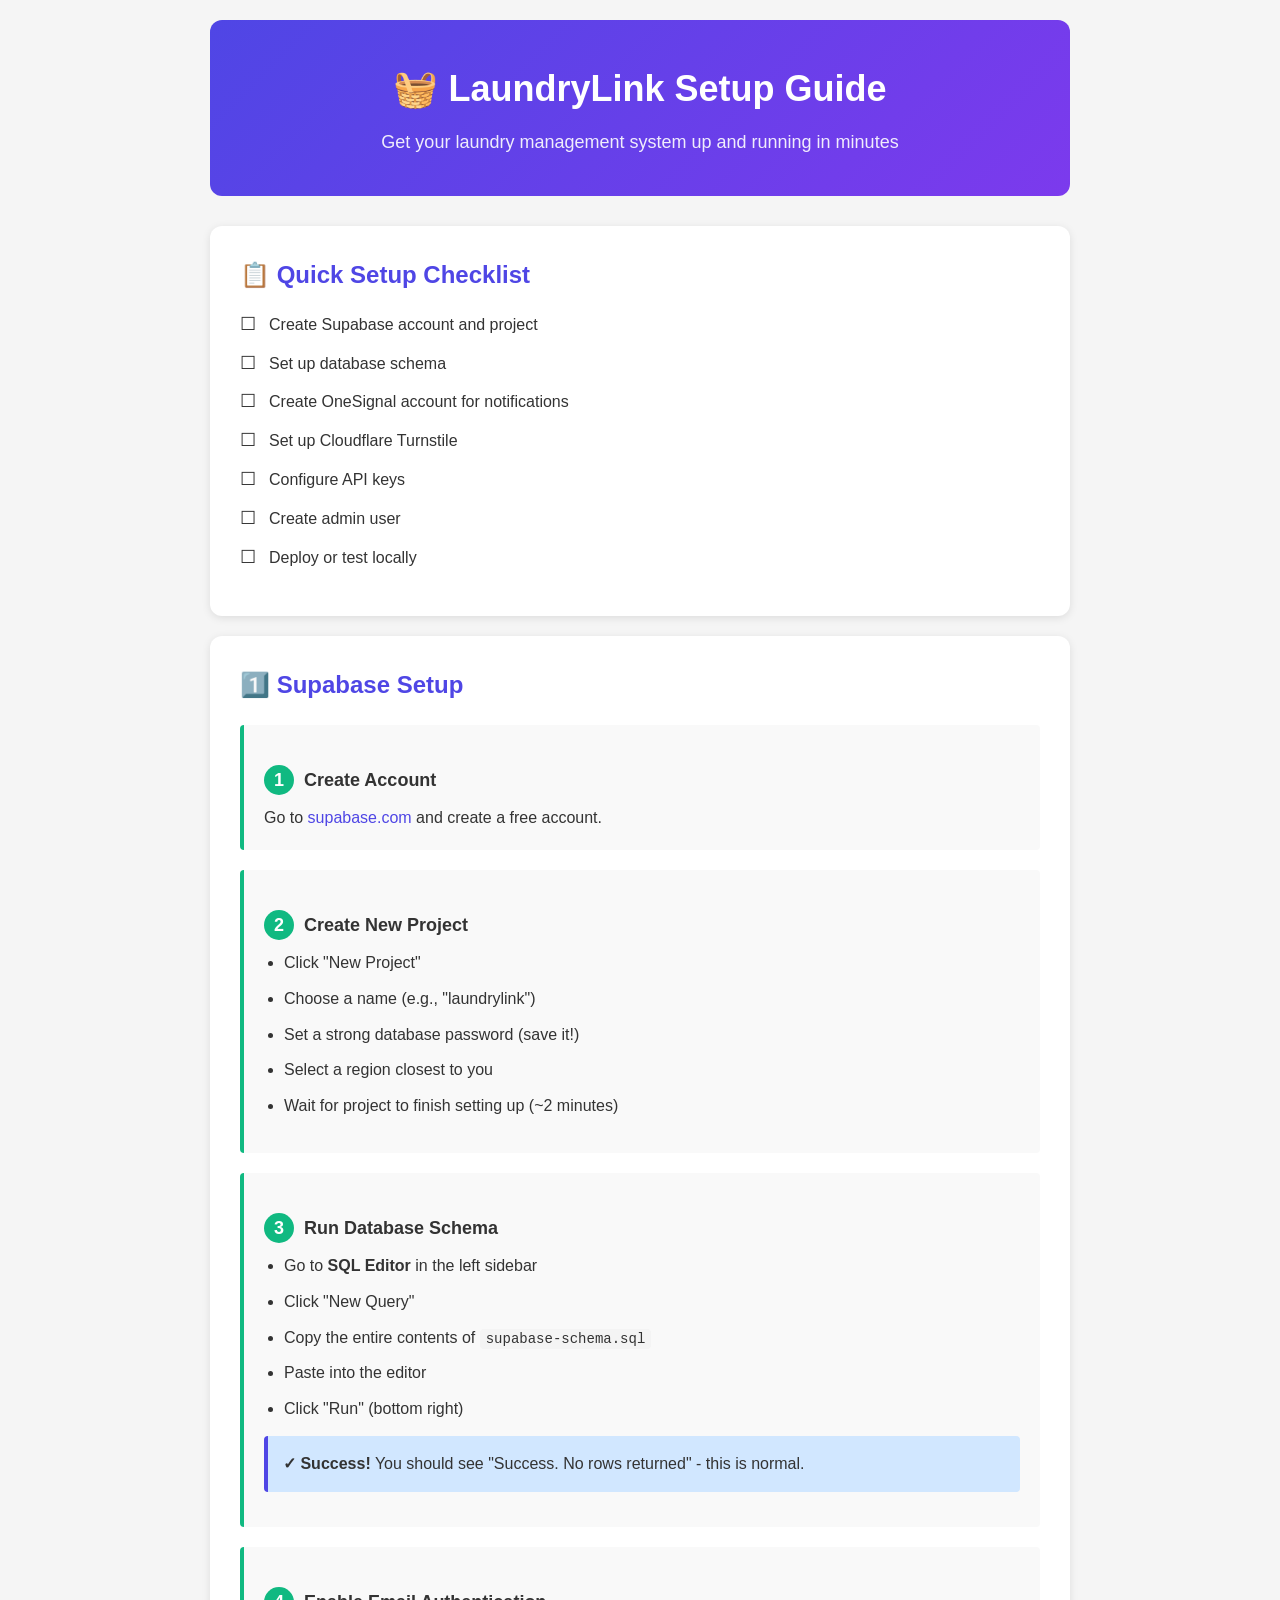
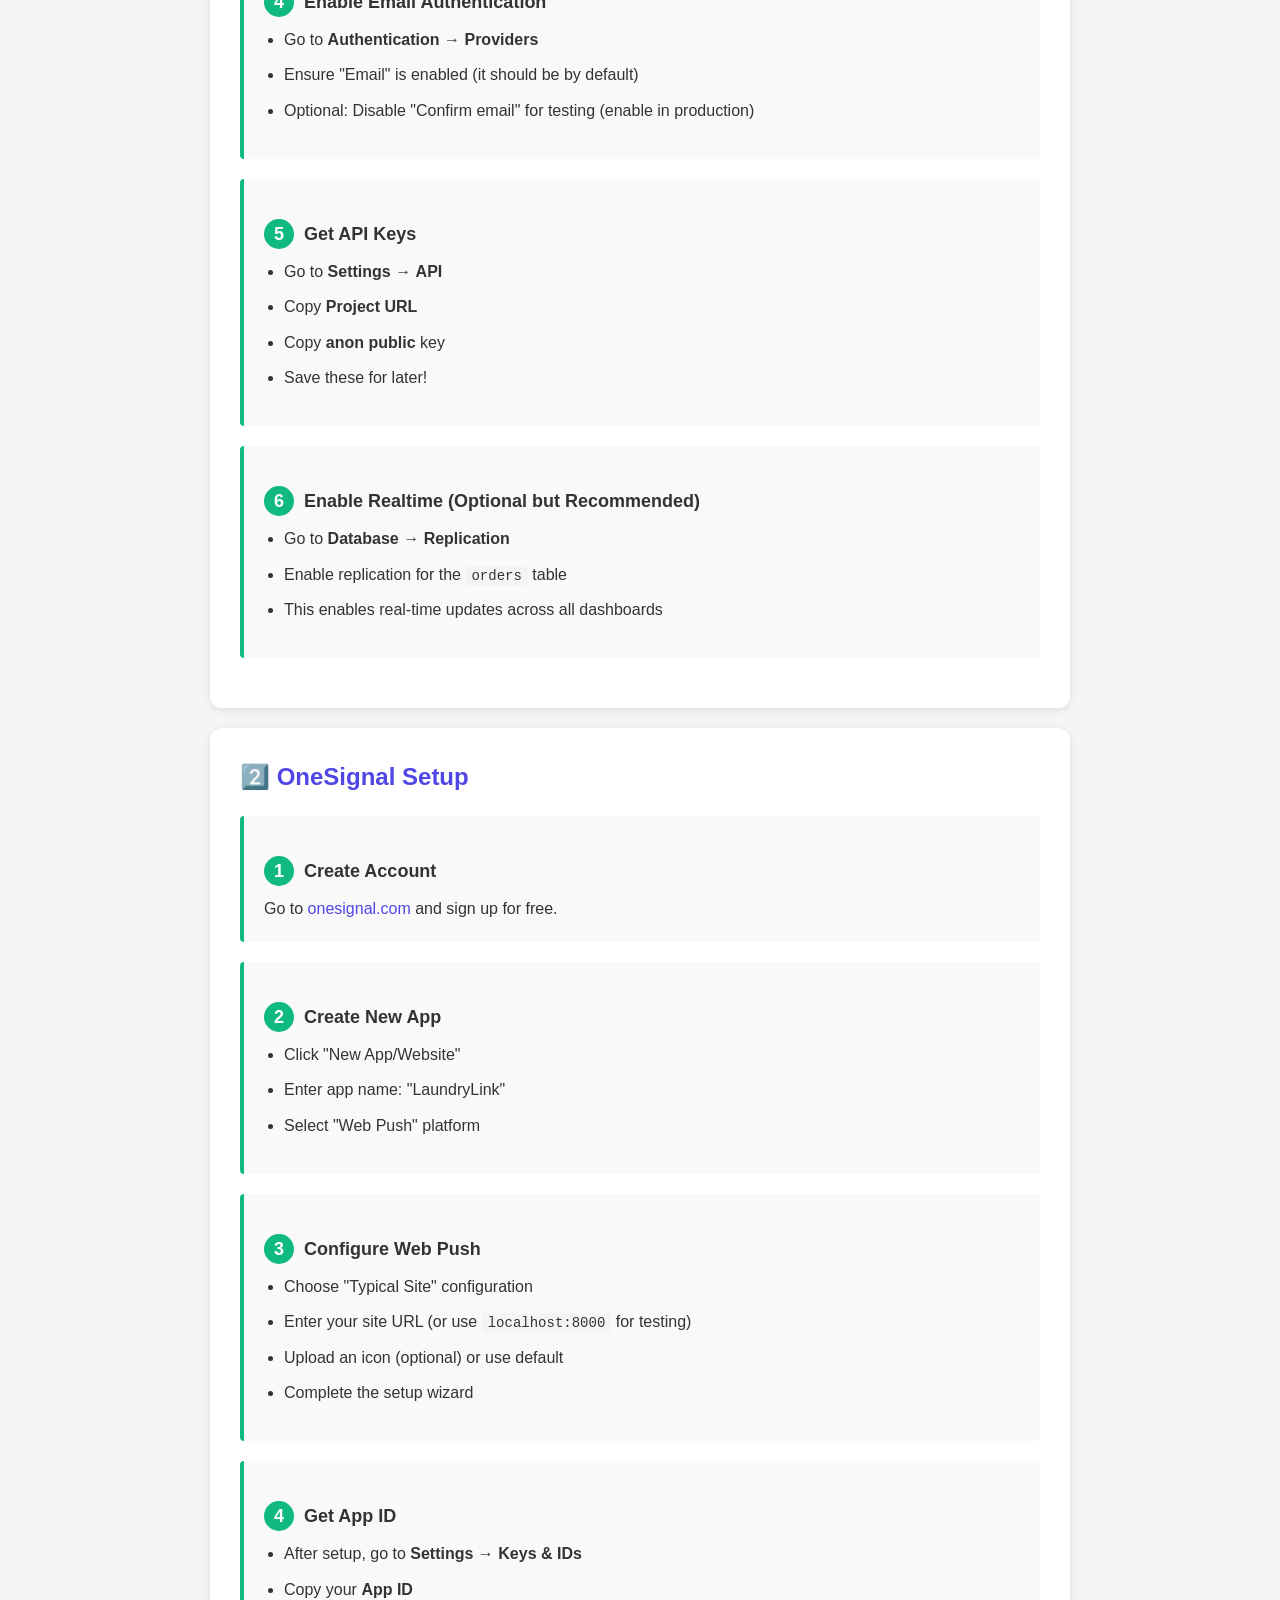
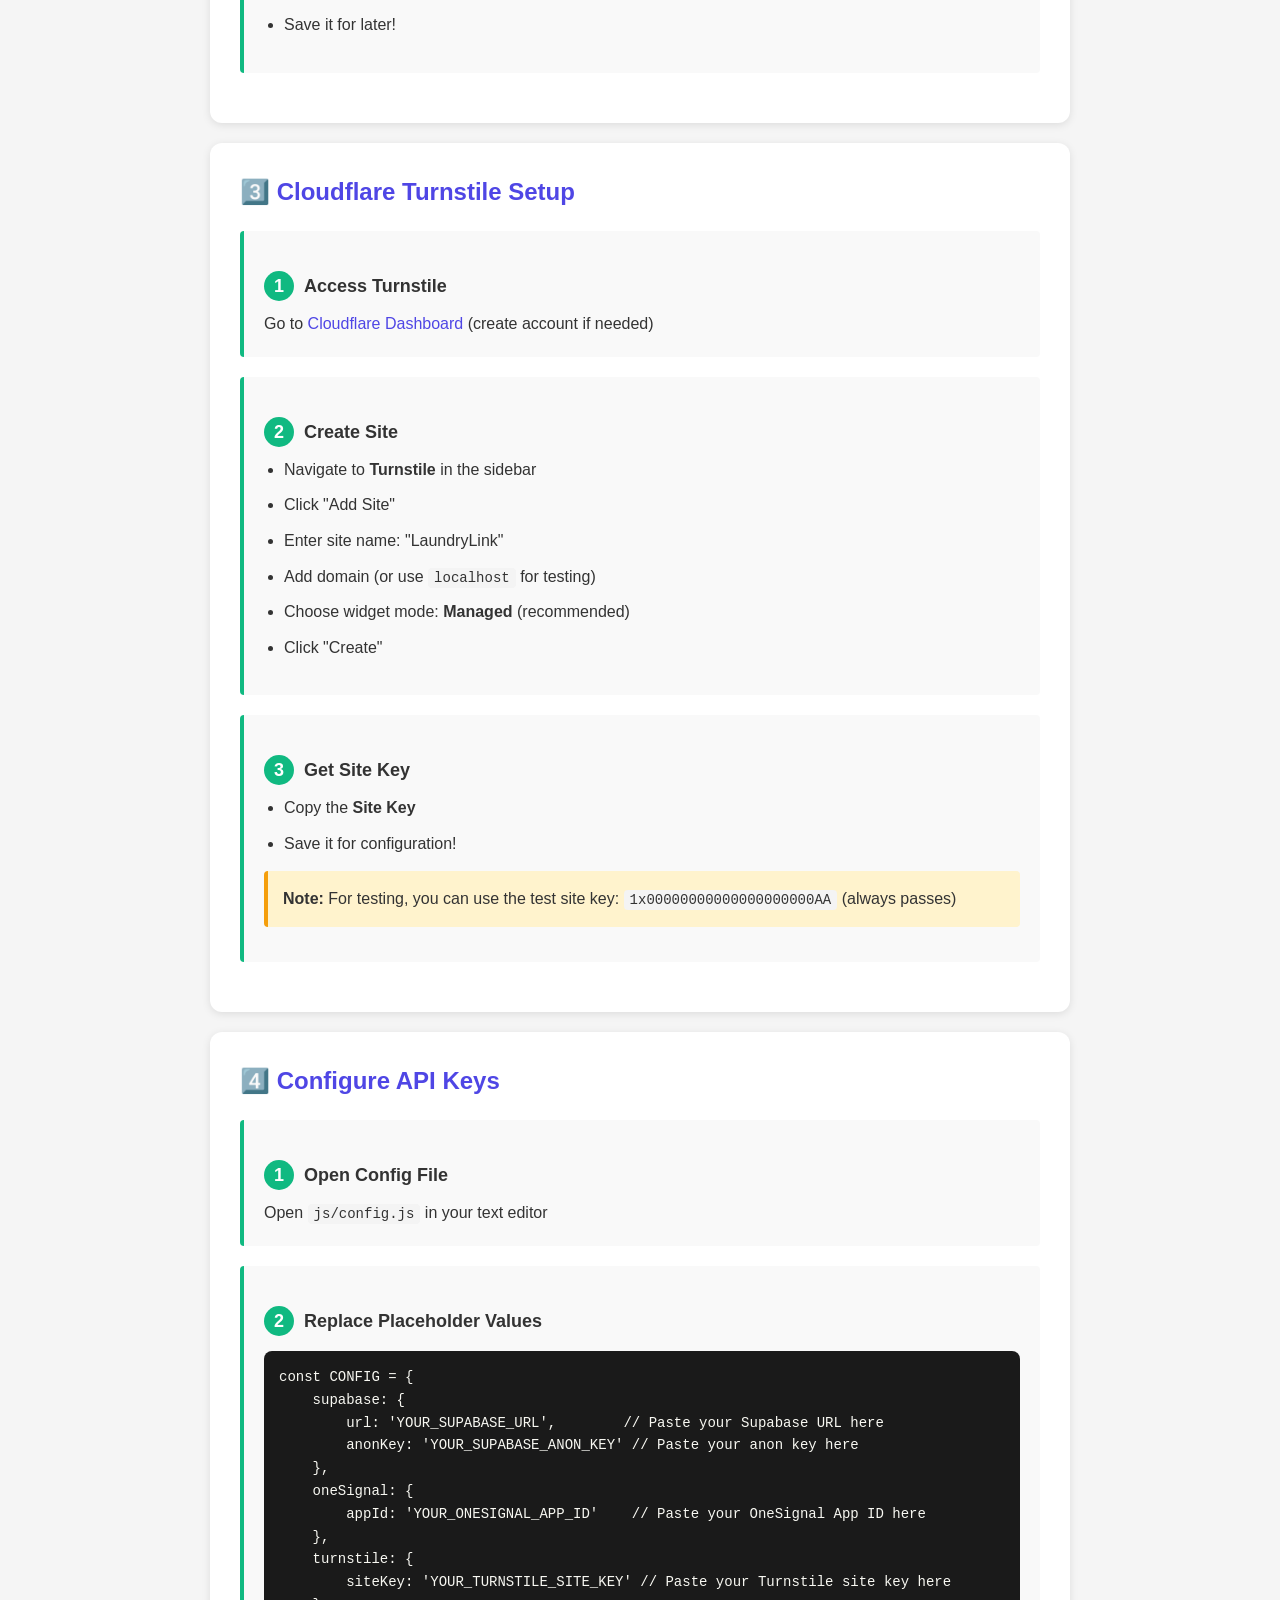
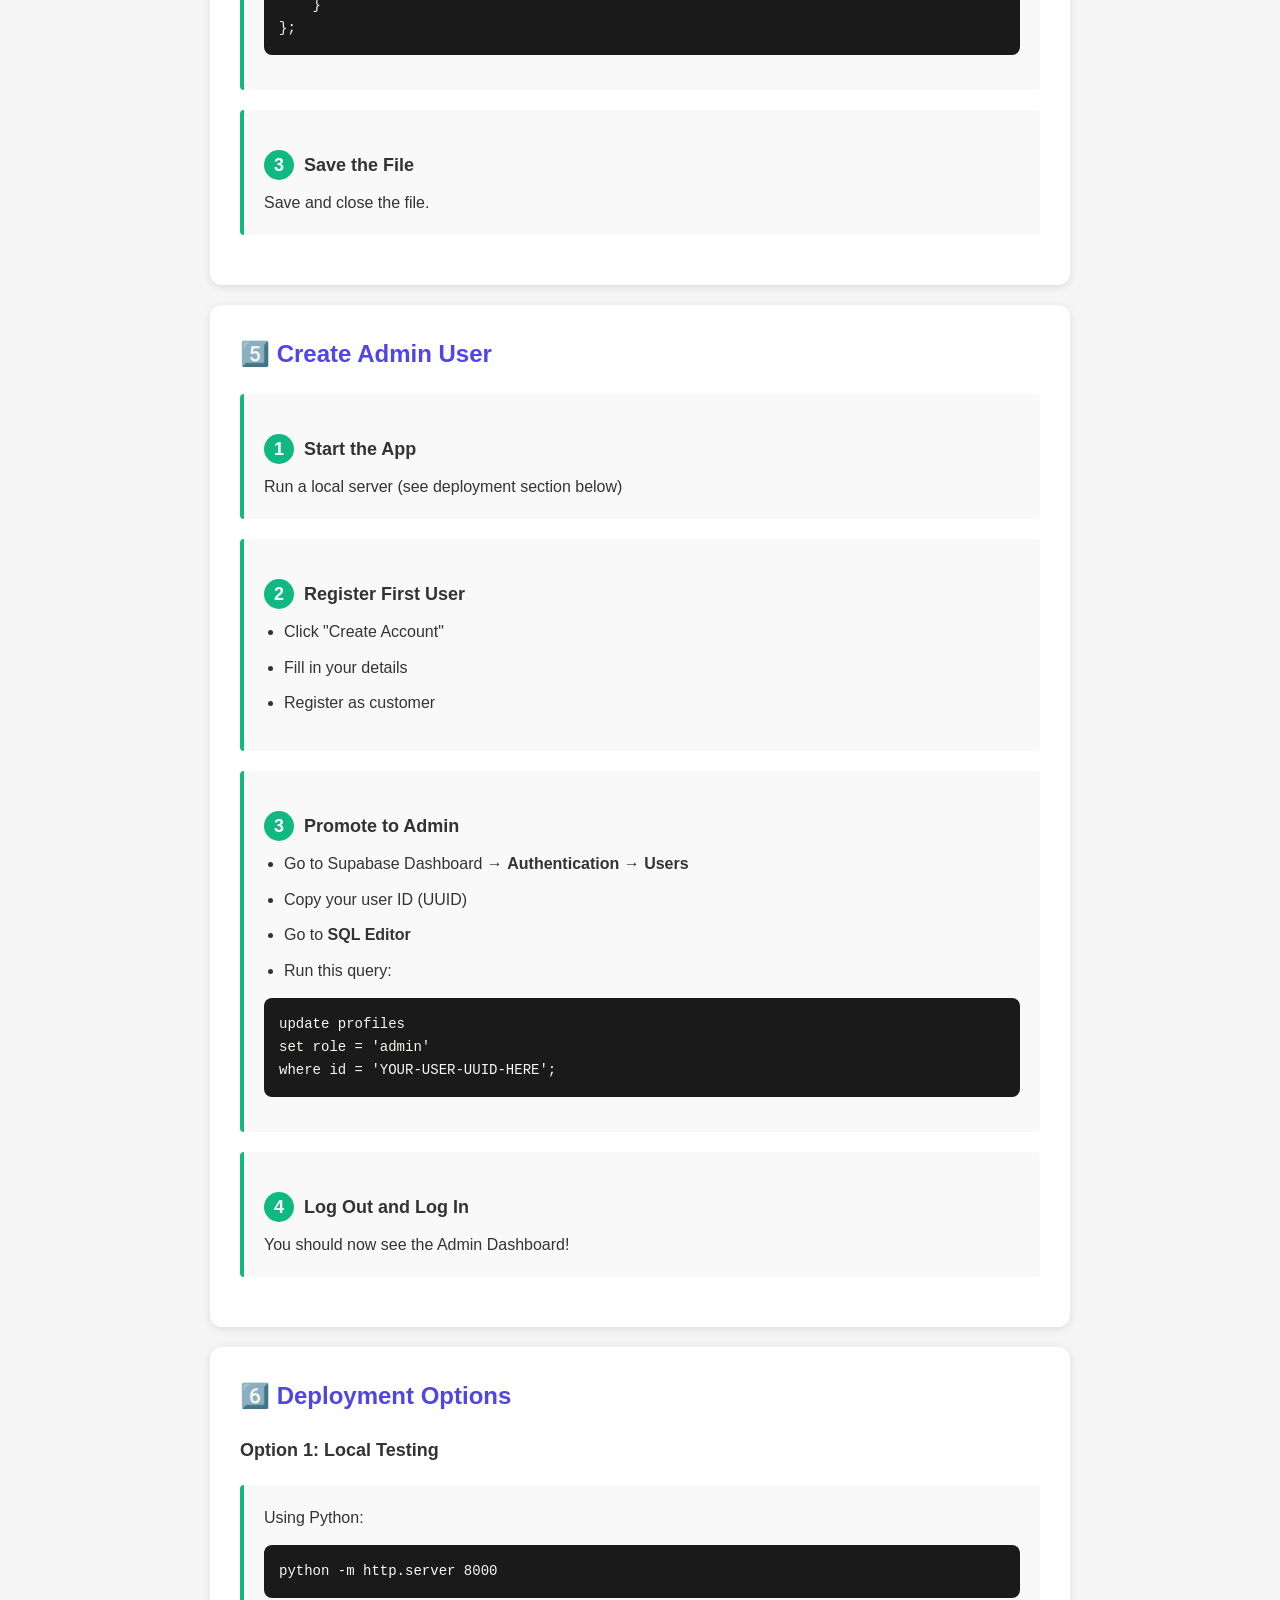
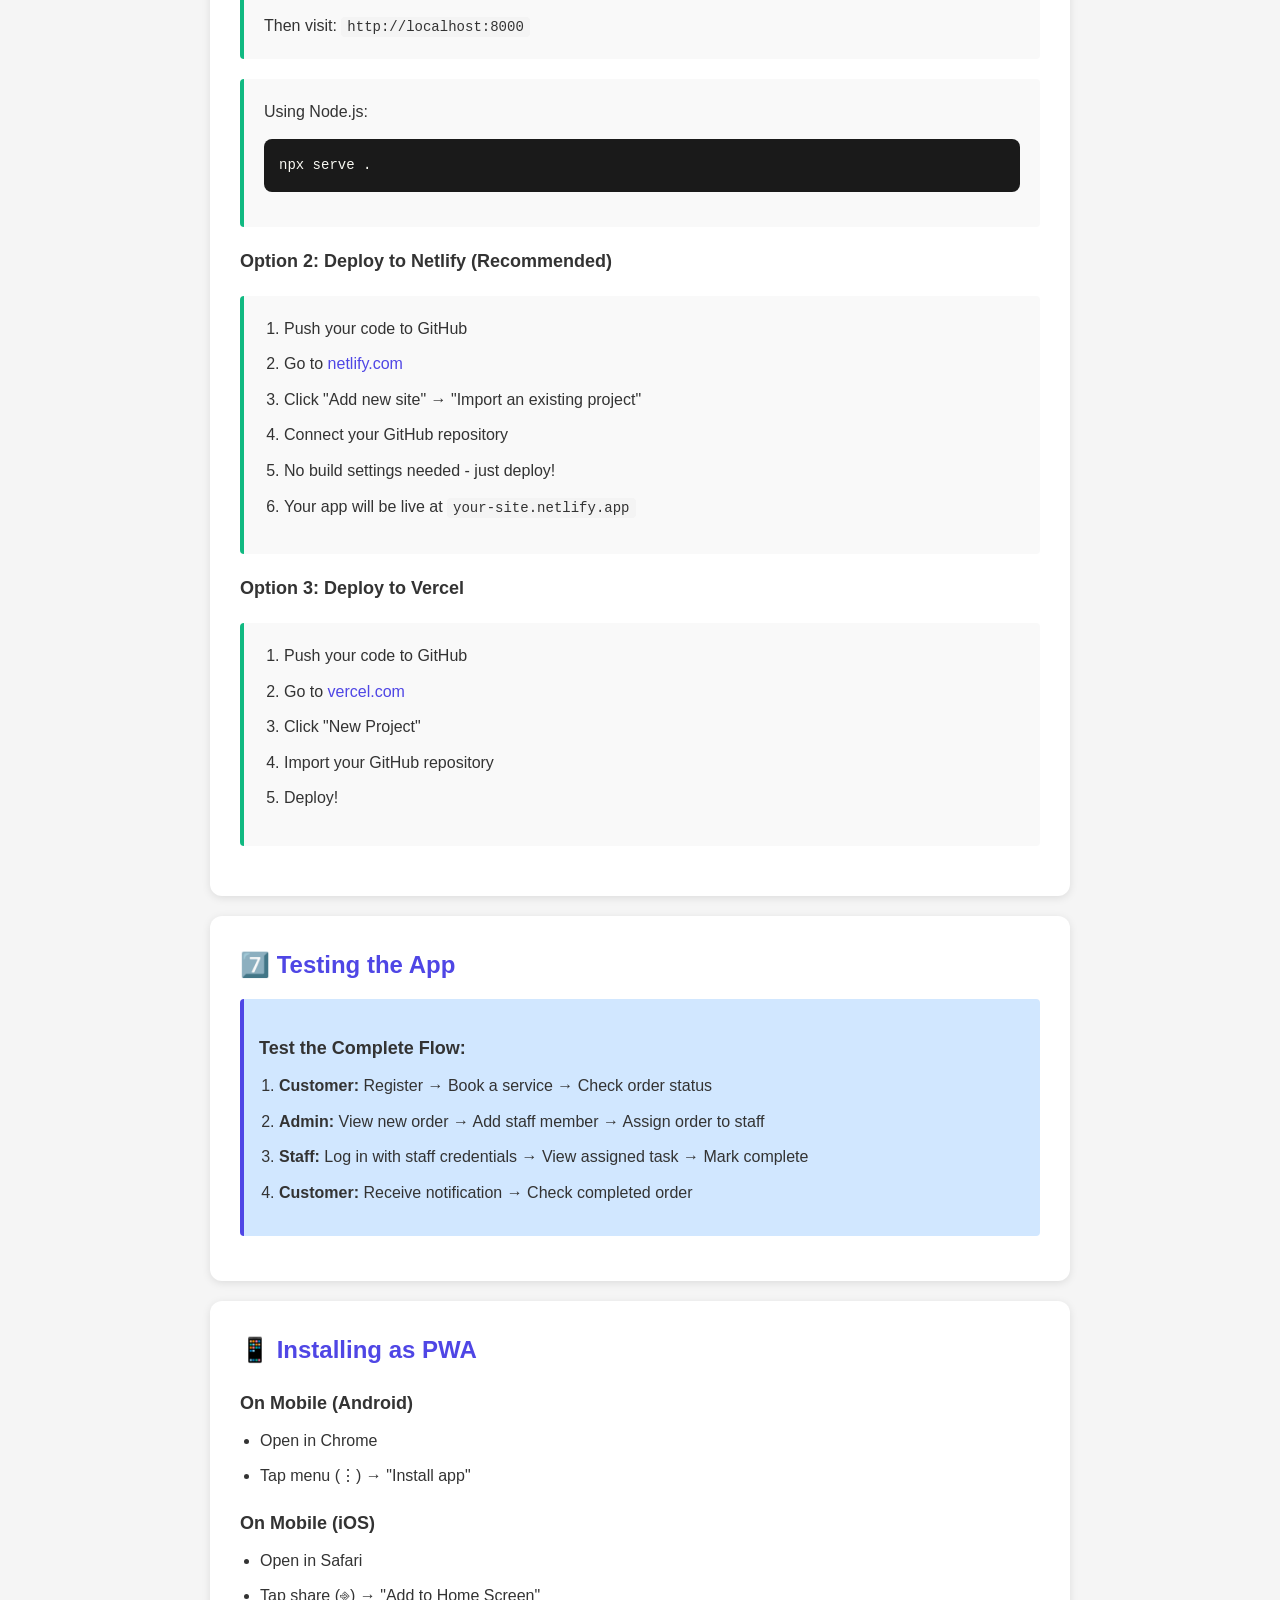
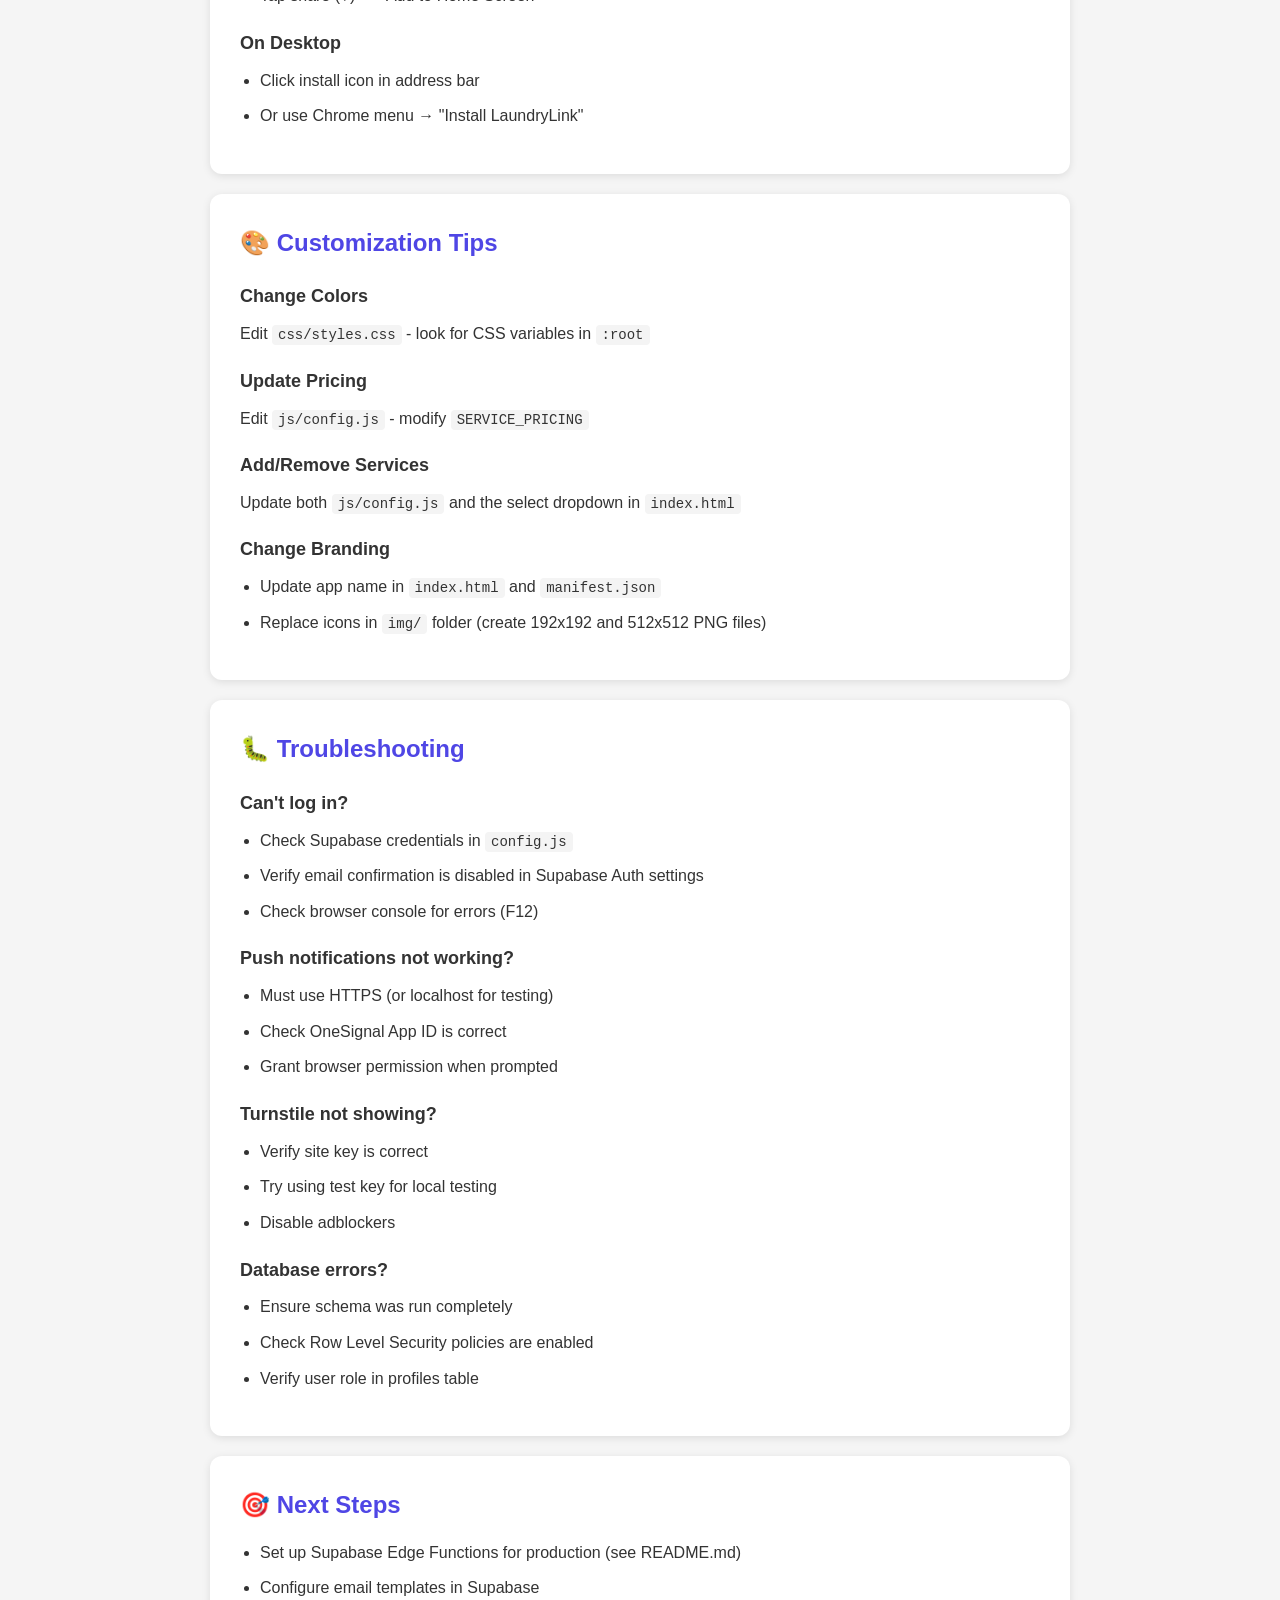
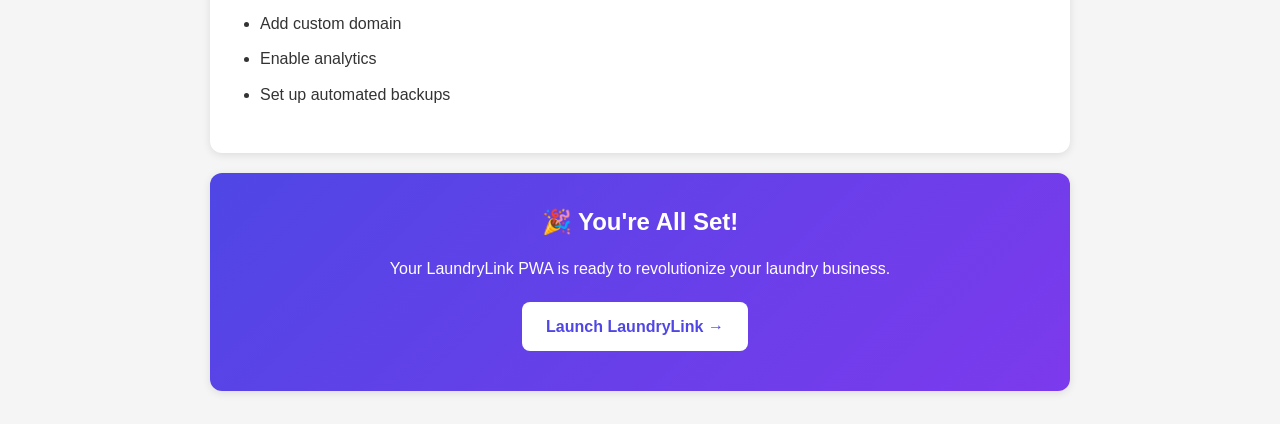
<file: setup.html>
<!DOCTYPE html>
<html lang="en">
<head>
    <meta charset="UTF-8">
    <meta name="viewport" content="width=device-width, initial-scale=1.0">
    <title>Setup Guide - LaundryLink</title>
    <style>
        * {
            margin: 0;
            padding: 0;
            box-sizing: border-box;
        }

        body {
            font-family: -apple-system, BlinkMacSystemFont, 'Segoe UI', Roboto, sans-serif;
            line-height: 1.6;
            color: #333;
            background: #f5f5f5;
        }

        .container {
            max-width: 900px;
            margin: 0 auto;
            padding: 20px;
        }

        header {
            background: linear-gradient(135deg, #4F46E5 0%, #7C3AED 100%);
            color: white;
            padding: 40px 20px;
            text-align: center;
            border-radius: 12px;
            margin-bottom: 30px;
        }

        h1 {
            font-size: 36px;
            margin-bottom: 10px;
        }

        .subtitle {
            opacity: 0.9;
            font-size: 18px;
        }

        .card {
            background: white;
            padding: 30px;
            border-radius: 12px;
            margin-bottom: 20px;
            box-shadow: 0 2px 8px rgba(0,0,0,0.1);
        }

        h2 {
            color: #4F46E5;
            margin-bottom: 15px;
            font-size: 24px;
        }

        h3 {
            color: #333;
            margin: 20px 0 10px;
            font-size: 18px;
        }

        ol, ul {
            margin-left: 20px;
            margin-bottom: 15px;
        }

        li {
            margin-bottom: 10px;
        }

        code {
            background: #f4f4f4;
            padding: 2px 6px;
            border-radius: 4px;
            font-family: 'Courier New', monospace;
            font-size: 14px;
        }

        pre {
            background: #1a1a1a;
            color: #f8f8f2;
            padding: 15px;
            border-radius: 8px;
            overflow-x: auto;
            margin: 15px 0;
        }

        pre code {
            background: none;
            padding: 0;
            color: #f8f8f2;
        }

        .warning {
            background: #FFF3CD;
            border-left: 4px solid #F59E0B;
            padding: 15px;
            margin: 15px 0;
            border-radius: 4px;
        }

        .info {
            background: #D1E7FF;
            border-left: 4px solid #4F46E5;
            padding: 15px;
            margin: 15px 0;
            border-radius: 4px;
        }

        .step {
            background: #f9f9f9;
            border-left: 4px solid #10B981;
            padding: 20px;
            margin: 20px 0;
            border-radius: 4px;
        }

        .step-number {
            display: inline-block;
            background: #10B981;
            color: white;
            width: 30px;
            height: 30px;
            line-height: 30px;
            text-align: center;
            border-radius: 50%;
            margin-right: 10px;
            font-weight: bold;
        }

        a {
            color: #4F46E5;
            text-decoration: none;
        }

        a:hover {
            text-decoration: underline;
        }

        .btn {
            display: inline-block;
            background: #4F46E5;
            color: white;
            padding: 12px 24px;
            border-radius: 8px;
            text-decoration: none;
            margin: 10px 10px 10px 0;
            font-weight: 600;
        }

        .btn:hover {
            background: #4338CA;
            text-decoration: none;
        }

        .checklist {
            list-style: none;
            margin-left: 0;
        }

        .checklist li:before {
            content: "☐ ";
            margin-right: 8px;
            font-size: 18px;
        }
    </style>
</head>
<body>
    <div class="container">
        <header>
            <h1>🧺 LaundryLink Setup Guide</h1>
            <p class="subtitle">Get your laundry management system up and running in minutes</p>
        </header>

        <div class="card">
            <h2>📋 Quick Setup Checklist</h2>
            <ul class="checklist">
                <li>Create Supabase account and project</li>
                <li>Set up database schema</li>
                <li>Create OneSignal account for notifications</li>
                <li>Set up Cloudflare Turnstile</li>
                <li>Configure API keys</li>
                <li>Create admin user</li>
                <li>Deploy or test locally</li>
            </ul>
        </div>

        <div class="card">
            <h2>1️⃣ Supabase Setup</h2>

            <div class="step">
                <h3><span class="step-number">1</span>Create Account</h3>
                <p>Go to <a href="https://supabase.com" target="_blank">supabase.com</a> and create a free account.</p>
            </div>

            <div class="step">
                <h3><span class="step-number">2</span>Create New Project</h3>
                <ul>
                    <li>Click "New Project"</li>
                    <li>Choose a name (e.g., "laundrylink")</li>
                    <li>Set a strong database password (save it!)</li>
                    <li>Select a region closest to you</li>
                    <li>Wait for project to finish setting up (~2 minutes)</li>
                </ul>
            </div>

            <div class="step">
                <h3><span class="step-number">3</span>Run Database Schema</h3>
                <ul>
                    <li>Go to <strong>SQL Editor</strong> in the left sidebar</li>
                    <li>Click "New Query"</li>
                    <li>Copy the entire contents of <code>supabase-schema.sql</code></li>
                    <li>Paste into the editor</li>
                    <li>Click "Run" (bottom right)</li>
                </ul>
                <div class="info">
                    <strong>✓ Success!</strong> You should see "Success. No rows returned" - this is normal.
                </div>
            </div>

            <div class="step">
                <h3><span class="step-number">4</span>Enable Email Authentication</h3>
                <ul>
                    <li>Go to <strong>Authentication</strong> → <strong>Providers</strong></li>
                    <li>Ensure "Email" is enabled (it should be by default)</li>
                    <li>Optional: Disable "Confirm email" for testing (enable in production)</li>
                </ul>
            </div>

            <div class="step">
                <h3><span class="step-number">5</span>Get API Keys</h3>
                <ul>
                    <li>Go to <strong>Settings</strong> → <strong>API</strong></li>
                    <li>Copy <strong>Project URL</strong></li>
                    <li>Copy <strong>anon public</strong> key</li>
                    <li>Save these for later!</li>
                </ul>
            </div>

            <div class="step">
                <h3><span class="step-number">6</span>Enable Realtime (Optional but Recommended)</h3>
                <ul>
                    <li>Go to <strong>Database</strong> → <strong>Replication</strong></li>
                    <li>Enable replication for the <code>orders</code> table</li>
                    <li>This enables real-time updates across all dashboards</li>
                </ul>
            </div>
        </div>

        <div class="card">
            <h2>2️⃣ OneSignal Setup</h2>

            <div class="step">
                <h3><span class="step-number">1</span>Create Account</h3>
                <p>Go to <a href="https://onesignal.com" target="_blank">onesignal.com</a> and sign up for free.</p>
            </div>

            <div class="step">
                <h3><span class="step-number">2</span>Create New App</h3>
                <ul>
                    <li>Click "New App/Website"</li>
                    <li>Enter app name: "LaundryLink"</li>
                    <li>Select "Web Push" platform</li>
                </ul>
            </div>

            <div class="step">
                <h3><span class="step-number">3</span>Configure Web Push</h3>
                <ul>
                    <li>Choose "Typical Site" configuration</li>
                    <li>Enter your site URL (or use <code>localhost:8000</code> for testing)</li>
                    <li>Upload an icon (optional) or use default</li>
                    <li>Complete the setup wizard</li>
                </ul>
            </div>

            <div class="step">
                <h3><span class="step-number">4</span>Get App ID</h3>
                <ul>
                    <li>After setup, go to <strong>Settings</strong> → <strong>Keys & IDs</strong></li>
                    <li>Copy your <strong>App ID</strong></li>
                    <li>Save it for later!</li>
                </ul>
            </div>
        </div>

        <div class="card">
            <h2>3️⃣ Cloudflare Turnstile Setup</h2>

            <div class="step">
                <h3><span class="step-number">1</span>Access Turnstile</h3>
                <p>Go to <a href="https://dash.cloudflare.com" target="_blank">Cloudflare Dashboard</a> (create account if needed)</p>
            </div>

            <div class="step">
                <h3><span class="step-number">2</span>Create Site</h3>
                <ul>
                    <li>Navigate to <strong>Turnstile</strong> in the sidebar</li>
                    <li>Click "Add Site"</li>
                    <li>Enter site name: "LaundryLink"</li>
                    <li>Add domain (or use <code>localhost</code> for testing)</li>
                    <li>Choose widget mode: <strong>Managed</strong> (recommended)</li>
                    <li>Click "Create"</li>
                </ul>
            </div>

            <div class="step">
                <h3><span class="step-number">3</span>Get Site Key</h3>
                <ul>
                    <li>Copy the <strong>Site Key</strong></li>
                    <li>Save it for configuration!</li>
                </ul>
                <div class="warning">
                    <strong>Note:</strong> For testing, you can use the test site key: <code>1x00000000000000000000AA</code> (always passes)
                </div>
            </div>
        </div>

        <div class="card">
            <h2>4️⃣ Configure API Keys</h2>

            <div class="step">
                <h3><span class="step-number">1</span>Open Config File</h3>
                <p>Open <code>js/config.js</code> in your text editor</p>
            </div>

            <div class="step">
                <h3><span class="step-number">2</span>Replace Placeholder Values</h3>
                <pre><code>const CONFIG = {
    supabase: {
        url: 'YOUR_SUPABASE_URL',        // Paste your Supabase URL here
        anonKey: 'YOUR_SUPABASE_ANON_KEY' // Paste your anon key here
    },
    oneSignal: {
        appId: 'YOUR_ONESIGNAL_APP_ID'    // Paste your OneSignal App ID here
    },
    turnstile: {
        siteKey: 'YOUR_TURNSTILE_SITE_KEY' // Paste your Turnstile site key here
    }
};</code></pre>
            </div>

            <div class="step">
                <h3><span class="step-number">3</span>Save the File</h3>
                <p>Save and close the file.</p>
            </div>
        </div>

        <div class="card">
            <h2>5️⃣ Create Admin User</h2>

            <div class="step">
                <h3><span class="step-number">1</span>Start the App</h3>
                <p>Run a local server (see deployment section below)</p>
            </div>

            <div class="step">
                <h3><span class="step-number">2</span>Register First User</h3>
                <ul>
                    <li>Click "Create Account"</li>
                    <li>Fill in your details</li>
                    <li>Register as customer</li>
                </ul>
            </div>

            <div class="step">
                <h3><span class="step-number">3</span>Promote to Admin</h3>
                <ul>
                    <li>Go to Supabase Dashboard → <strong>Authentication</strong> → <strong>Users</strong></li>
                    <li>Copy your user ID (UUID)</li>
                    <li>Go to <strong>SQL Editor</strong></li>
                    <li>Run this query:</li>
                </ul>
                <pre><code>update profiles
set role = 'admin'
where id = 'YOUR-USER-UUID-HERE';</code></pre>
            </div>

            <div class="step">
                <h3><span class="step-number">4</span>Log Out and Log In</h3>
                <p>You should now see the Admin Dashboard!</p>
            </div>
        </div>

        <div class="card">
            <h2>6️⃣ Deployment Options</h2>

            <h3>Option 1: Local Testing</h3>
            <div class="step">
                <p>Using Python:</p>
                <pre><code>python -m http.server 8000</code></pre>
                <p>Then visit: <code>http://localhost:8000</code></p>
            </div>

            <div class="step">
                <p>Using Node.js:</p>
                <pre><code>npx serve .</code></pre>
            </div>

            <h3>Option 2: Deploy to Netlify (Recommended)</h3>
            <div class="step">
                <ol>
                    <li>Push your code to GitHub</li>
                    <li>Go to <a href="https://netlify.com" target="_blank">netlify.com</a></li>
                    <li>Click "Add new site" → "Import an existing project"</li>
                    <li>Connect your GitHub repository</li>
                    <li>No build settings needed - just deploy!</li>
                    <li>Your app will be live at <code>your-site.netlify.app</code></li>
                </ol>
            </div>

            <h3>Option 3: Deploy to Vercel</h3>
            <div class="step">
                <ol>
                    <li>Push your code to GitHub</li>
                    <li>Go to <a href="https://vercel.com" target="_blank">vercel.com</a></li>
                    <li>Click "New Project"</li>
                    <li>Import your GitHub repository</li>
                    <li>Deploy!</li>
                </ol>
            </div>
        </div>

        <div class="card">
            <h2>7️⃣ Testing the App</h2>

            <div class="info">
                <h3>Test the Complete Flow:</h3>
                <ol>
                    <li><strong>Customer:</strong> Register → Book a service → Check order status</li>
                    <li><strong>Admin:</strong> View new order → Add staff member → Assign order to staff</li>
                    <li><strong>Staff:</strong> Log in with staff credentials → View assigned task → Mark complete</li>
                    <li><strong>Customer:</strong> Receive notification → Check completed order</li>
                </ol>
            </div>
        </div>

        <div class="card">
            <h2>📱 Installing as PWA</h2>

            <h3>On Mobile (Android)</h3>
            <ul>
                <li>Open in Chrome</li>
                <li>Tap menu (⋮) → "Install app"</li>
            </ul>

            <h3>On Mobile (iOS)</h3>
            <ul>
                <li>Open in Safari</li>
                <li>Tap share (⎆) → "Add to Home Screen"</li>
            </ul>

            <h3>On Desktop</h3>
            <ul>
                <li>Click install icon in address bar</li>
                <li>Or use Chrome menu → "Install LaundryLink"</li>
            </ul>
        </div>

        <div class="card">
            <h2>🎨 Customization Tips</h2>

            <h3>Change Colors</h3>
            <p>Edit <code>css/styles.css</code> - look for CSS variables in <code>:root</code></p>

            <h3>Update Pricing</h3>
            <p>Edit <code>js/config.js</code> - modify <code>SERVICE_PRICING</code></p>

            <h3>Add/Remove Services</h3>
            <p>Update both <code>js/config.js</code> and the select dropdown in <code>index.html</code></p>

            <h3>Change Branding</h3>
            <ul>
                <li>Update app name in <code>index.html</code> and <code>manifest.json</code></li>
                <li>Replace icons in <code>img/</code> folder (create 192x192 and 512x512 PNG files)</li>
            </ul>
        </div>

        <div class="card">
            <h2>🐛 Troubleshooting</h2>

            <h3>Can't log in?</h3>
            <ul>
                <li>Check Supabase credentials in <code>config.js</code></li>
                <li>Verify email confirmation is disabled in Supabase Auth settings</li>
                <li>Check browser console for errors (F12)</li>
            </ul>

            <h3>Push notifications not working?</h3>
            <ul>
                <li>Must use HTTPS (or localhost for testing)</li>
                <li>Check OneSignal App ID is correct</li>
                <li>Grant browser permission when prompted</li>
            </ul>

            <h3>Turnstile not showing?</h3>
            <ul>
                <li>Verify site key is correct</li>
                <li>Try using test key for local testing</li>
                <li>Disable adblockers</li>
            </ul>

            <h3>Database errors?</h3>
            <ul>
                <li>Ensure schema was run completely</li>
                <li>Check Row Level Security policies are enabled</li>
                <li>Verify user role in profiles table</li>
            </ul>
        </div>

        <div class="card">
            <h2>🎯 Next Steps</h2>
            <ul>
                <li>Set up Supabase Edge Functions for production (see README.md)</li>
                <li>Configure email templates in Supabase</li>
                <li>Add custom domain</li>
                <li>Enable analytics</li>
                <li>Set up automated backups</li>
            </ul>
        </div>

        <div class="card" style="text-align: center; background: linear-gradient(135deg, #4F46E5 0%, #7C3AED 100%); color: white;">
            <h2 style="color: white;">🎉 You're All Set!</h2>
            <p>Your LaundryLink PWA is ready to revolutionize your laundry business.</p>
            <a href="index.html" class="btn" style="background: white; color: #4F46E5; margin-top: 20px;">Launch LaundryLink →</a>
        </div>
    </div>
</body>
</html>
</file>
